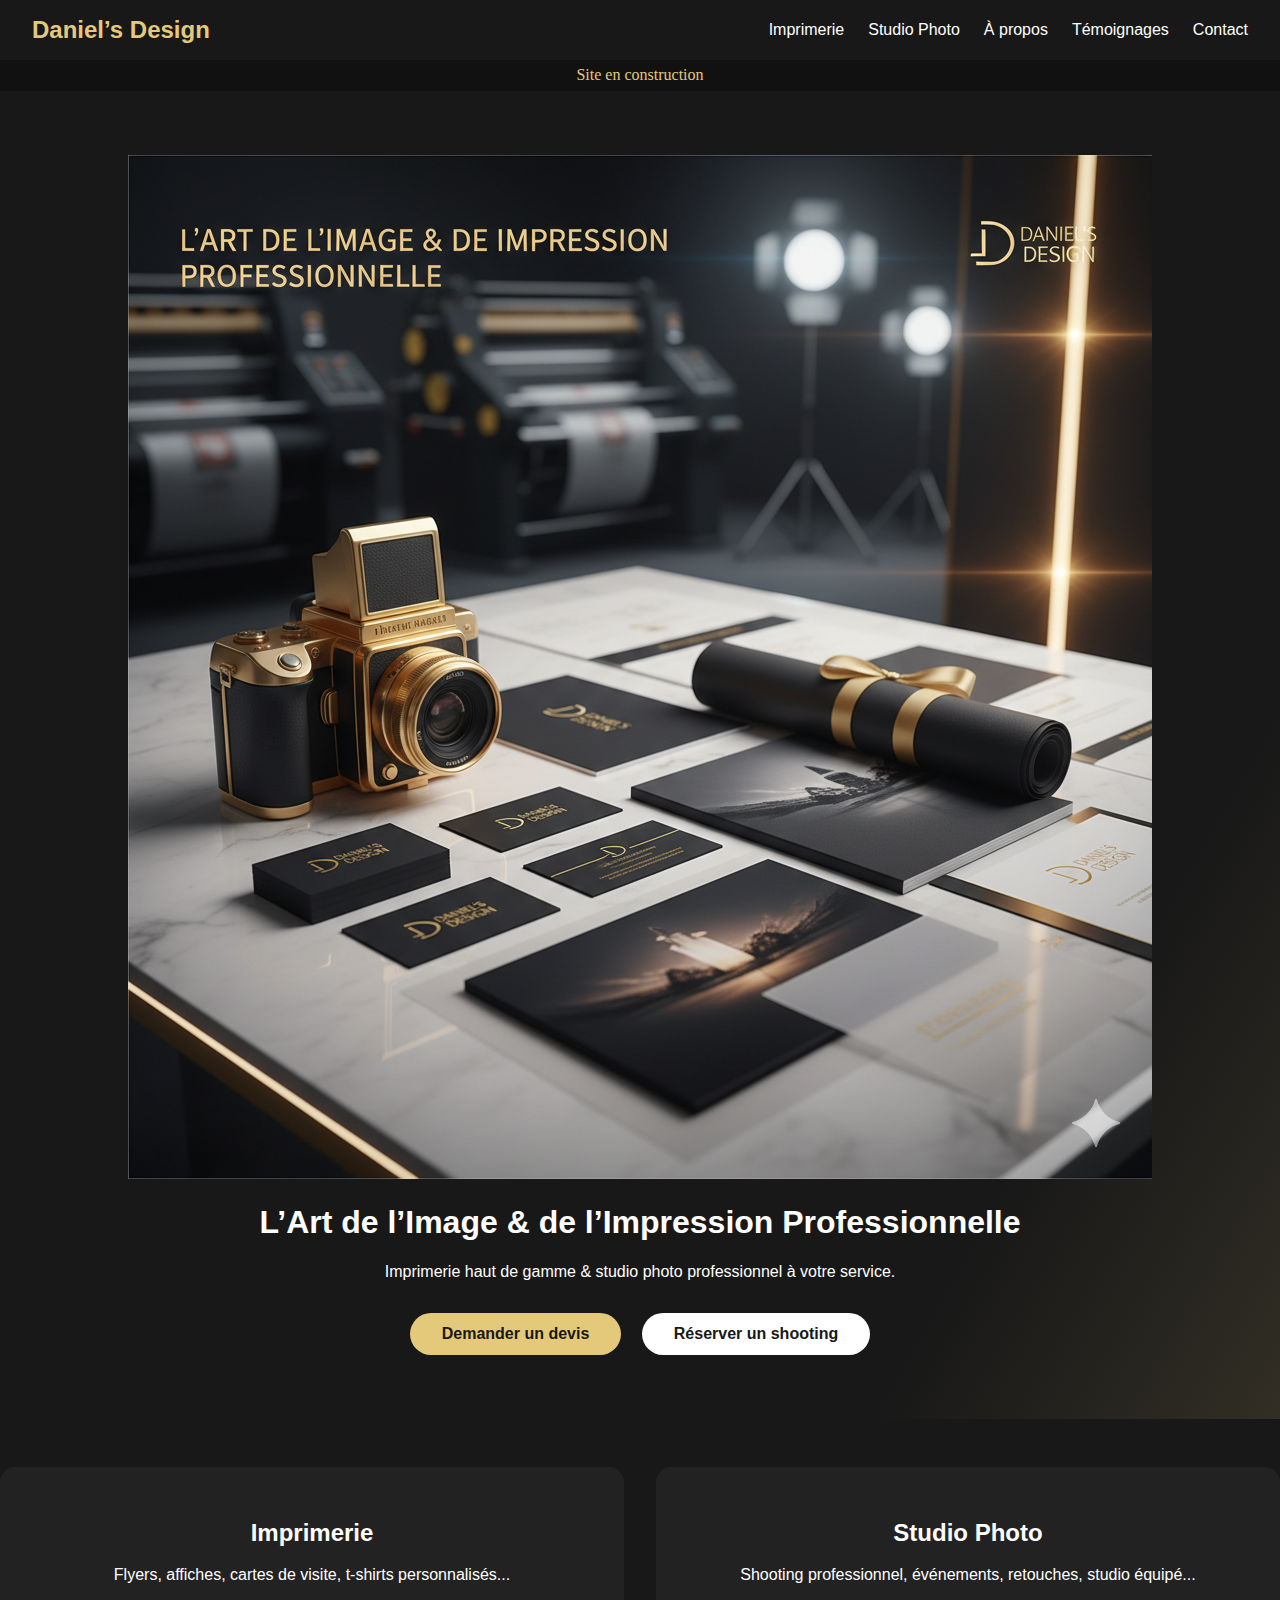
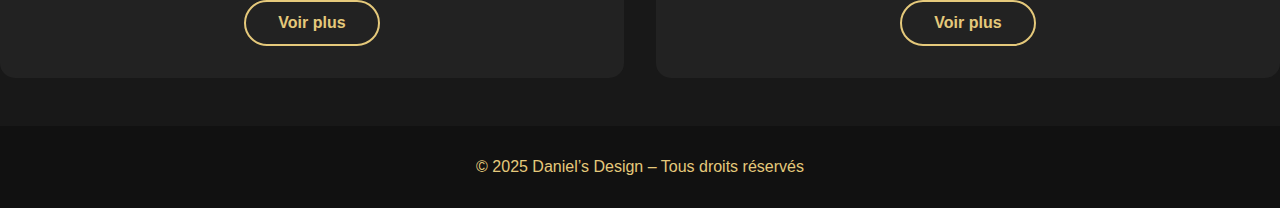
<file: index.html>
<!DOCTYPE html>
<html lang="fr">
<head>
    <meta charset="UTF-8">
    <meta name="viewport" content="width=device-width, initial-scale=1.0">
    <title>Daniel’s Design - Accueil</title>
    <link rel="stylesheet" href="assets/css/style.css">
    <link rel="icon" href="assets/Image/lg copie.png">
    <style>
        /* Burger menu styles (inline for demo, mets dans ton CSS si tu préfères) */
        .burger {
            display: none;
            background: none;
            border: none;
            cursor: pointer;
            flex-direction: column;
            gap: 0.2rem;
            width: 2.3rem;
            height: 2.3rem;
            justify-content: center;
            align-items: center;
        }
        .burger span {
            background: #E5C97B;
            width: 2.3rem;
            height: 0.28rem;
            border-radius: 2px;
            display: block;
            transition: 0.3s;
        }
        @media (max-width: 700px) {
            nav ul {
                display: none;
                width: 100%;
                background: #181818;
                position: absolute;
                left: 0;
                top: 60px;
                flex-direction: column;
                box-shadow: 0 2px 10px #0005;
                z-index: 100;
                padding: 1rem 0;
            }
            nav ul.active {
                display: flex;
            }
            .burger {
                display: flex;
                margin-left: auto;
            }
            header nav {
                position: relative;
            }
        }
    </style>
</head>
<body>
    <header>
        <nav>
            <a href="index.html" class="logo">Daniel’s Design</a>
            <button class="burger" aria-label="Menu" aria-expanded="false" aria-controls="main-nav">
                <span></span>
                <span></span>
                <span></span>
            </button>
            <ul id="main-nav">
                <li><a href="imprimerie.html">Imprimerie</a></li>
                <li><a href="studio.html">Studio Photo</a></li>
                <li><a href="about.html">À propos</a></li>
                <li><a href="temoignages.html">Témoignages</a></li>
                <li><a href="contact.html">Contact</a></li>
            </ul>
        </nav>
    </header>
    <main>
        <div class="notification-bar" style="width:100%;text-align:center;background:#111;color:#E5C97B;padding:0.4rem 0;font-family: Georgia, 'Times New Roman', Times, serif;">
            Site en construction
        </div>
        <section class="hero">
            <img style="display:inline-block;max-width:100%;height:auto;" src="assets/Image/image1.png" alt="Bannière Daniel’s Design">
            <h1>L’Art de l’Image & de l’Impression Professionnelle</h1>
            <p>Imprimerie haut de gamme & studio photo professionnel à votre service.</p>
            <div class="cta-buttons">
                <a href="imprimerie.html" class="btn gold">Demander un devis</a>
                <a href="studio.html" class="btn white">Réserver un shooting</a>
            </div>
        </section>
        <section class="services-preview">
            <div>
                <h2>Imprimerie</h2>
                <p>Flyers, affiches, cartes de visite, t-shirts personnalisés...</p>
                <a href="imprimerie.html" class="btn outline">Voir plus</a>
            </div>
            <div>
                <h2>Studio Photo</h2>
                <p>Shooting professionnel, événements, retouches, studio équipé...</p>
                <a href="studio.html" class="btn outline">Voir plus</a>
            </div>
        </section>
    </main>
    <footer>
        <p>&copy; 2025 Daniel’s Design – Tous droits réservés</p>
    </footer>
    <!-- Burger menu script -->
    <script>
        const burger = document.querySelector('.burger');
        const navUl = document.getElementById('main-nav');
        burger.addEventListener('click', () => {
            navUl.classList.toggle('active');
            burger.setAttribute('aria-expanded', navUl.classList.contains('active'));
        });
    </script>
</body>
</html>
</file>
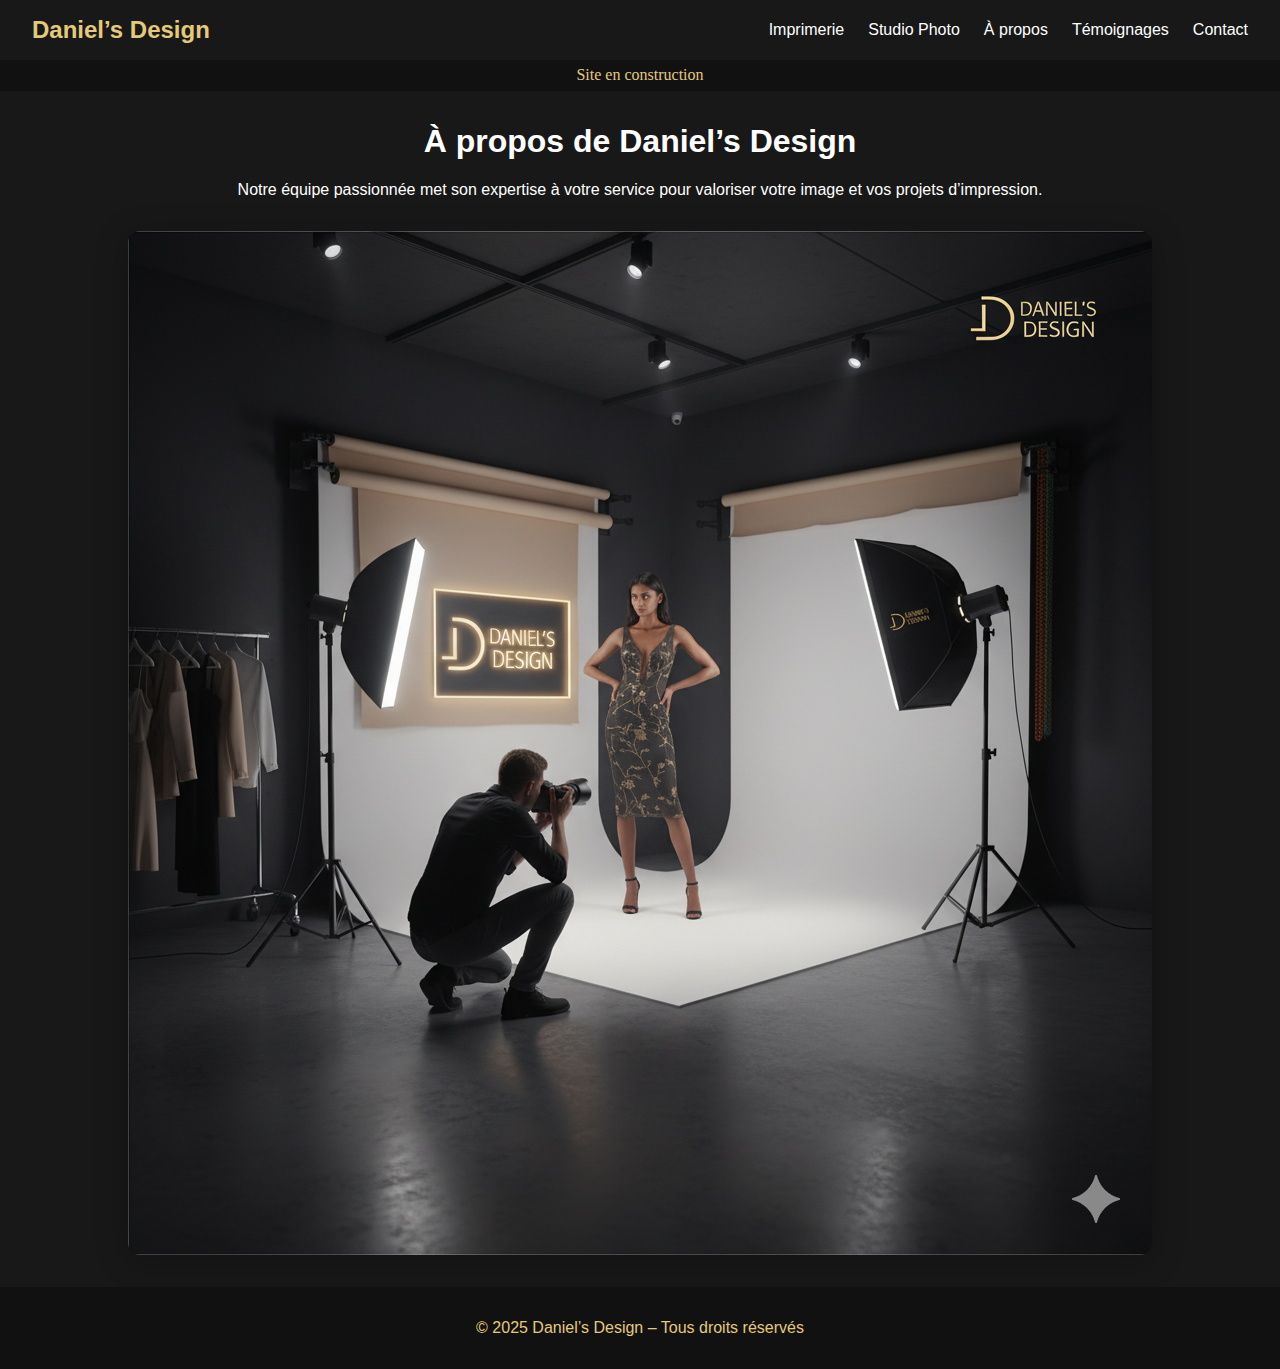
<file: about.html>
<!DOCTYPE html>
<html lang="fr">
<head>
    <meta charset="UTF-8">
    <meta name="viewport" content="width=device-width, initial-scale=1.0">
    <title>À propos | Daniel’s Design</title>
    <link rel="stylesheet" href="assets/css/style.css">
    <style>
        /* Burger menu styles */
        .burger {
            display: none;
            background: none;
            border: none;
            cursor: pointer;
            flex-direction: column;
            gap: 0.2rem;
            width: 2.3rem;
            height: 2.3rem;
            justify-content: center;
            align-items: center;
        }
        .burger span {
            background: #E5C97B;
            width: 2.3rem;
            height: 0.28rem;
            border-radius: 2px;
            display: block;
            transition: 0.3s;
        }
        @media (max-width: 700px) {
            nav ul {
                display: none;
                width: 100%;
                background: #181818;
                position: absolute;
                left: 0;
                top: 60px;
                flex-direction: column;
                box-shadow: 0 2px 10px #0005;
                z-index: 100;
                padding: 1rem 0;
            }
            nav ul.active {
                display: flex;
            }
            .burger {
                display: flex;
                margin-left: auto;
            }
            header nav {
                position: relative;
            }
            main {
                text-align: center;
            }
            main img {
                margin: 0 auto;
            }
        }
        main img {
            display: block;
            max-width: 96vw;
            height: auto;
            margin: 2rem auto 0 auto;
            border-radius: 12px;
            box-shadow: 0 6px 32px #0004;
        }
    </style>
</head>
<body>
  <header>
        <nav>
            <a href="index.html" class="logo">Daniel’s Design</a>
            <button class="burger" aria-label="Menu" aria-expanded="false" aria-controls="main-nav">
                <span></span>
                <span></span>
                <span></span>
            </button>
            <ul id="main-nav">
                <li><a href="imprimerie.html">Imprimerie</a></li>
                <li><a href="studio.html">Studio Photo</a></li>
                <li><a href="about.html">À propos</a></li>
                <li><a href="temoignages.html">Témoignages</a></li>
                <li><a href="contact.html">Contact</a></li>
            </ul>
        </nav>
    </header>
    <main>
        <div class="notification-bar" style="width:100%;text-align:center;background:#111;color:#E5C97B;padding:0.4rem 0;font-family: Georgia, 'Times New Roman', Times, serif;">
            Site en construction
        </div>

        <h1 style="text-align:center;margin-top:2rem;">À propos de Daniel’s Design</h1>
        <p style="text-align:center;padding:0 1rem;">
            Notre équipe passionnée met son expertise à votre service pour valoriser votre image et vos projets d’impression.
        </p>
        <img src="assets/Image/image2.png" alt="Photo du studio Daniel’s Design">
    </main>
   <footer>
        <p>&copy; 2025 Daniel’s Design – Tous droits réservés</p>
    </footer>
    <!-- Burger menu script -->
    <script>
        const burger = document.querySelector('.burger');
        const navUl = document.getElementById('main-nav');
        burger.addEventListener('click', () => {
            navUl.classList.toggle('active');
            burger.setAttribute('aria-expanded', navUl.classList.contains('active'));
        });
    </script>
</body>
</html>
</file>
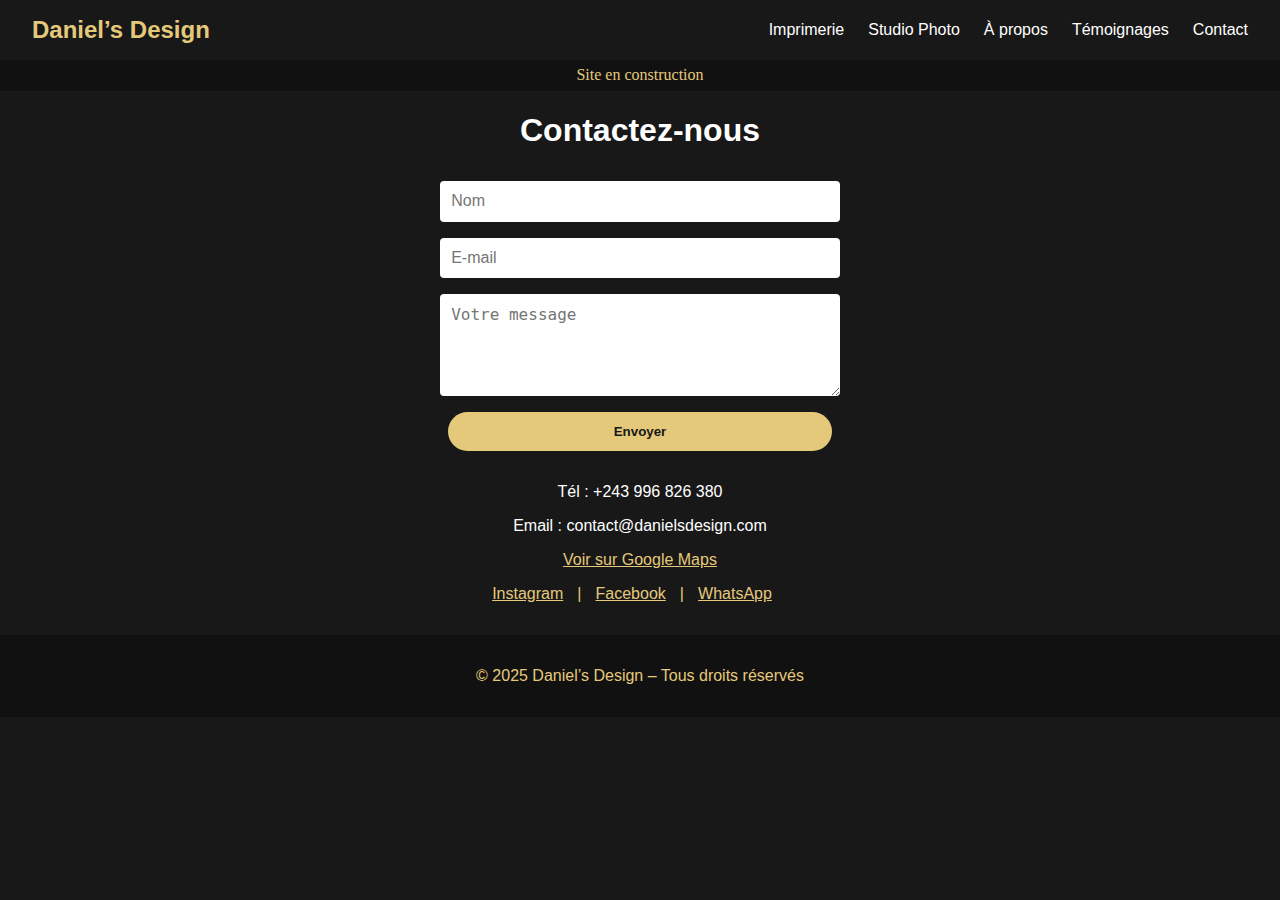
<file: contact.html>
<!DOCTYPE html>
<html lang="fr">
<head>
    <meta charset="UTF-8">
    <meta name="viewport" content="width=device-width, initial-scale=1.0">
    <title>Contact | Daniel’s Design</title>
    <link rel="stylesheet" href="assets/css/style.css">
    <style>
        /* Burger menu styles */
        .burger {
            display: none;
            background: none;
            border: none;
            cursor: pointer;
            flex-direction: column;
            gap: 0.2rem;
            width: 2.3rem;
            height: 2.3rem;
            justify-content: center;
            align-items: center;
        }
        .burger span {
            background: #E5C97B;
            width: 2.3rem;
            height: 0.28rem;
            border-radius: 2px;
            display: block;
            transition: 0.3s;
        }
        @media (max-width: 700px) {
            nav ul {
                display: none;
                width: 100%;
                background: #181818;
                position: absolute;
                left: 0;
                top: 60px;
                flex-direction: column;
                box-shadow: 0 2px 10px #0005;
                z-index: 100;
                padding: 1rem 0;
            }
            nav ul.active {
                display: flex;
            }
            .burger {
                display: flex;
                margin-left: auto;
            }
            header nav {
                position: relative;
            }
        }
    </style>
</head>
<body>
  <header>
        <nav>
            <a href="index.html" class="logo">Daniel’s Design</a>
            <button class="burger" aria-label="Menu" aria-expanded="false" aria-controls="main-nav">
                <span></span>
                <span></span>
                <span></span>
            </button>
            <ul id="main-nav">
                <li><a href="imprimerie.html">Imprimerie</a></li>
                <li><a href="studio.html">Studio Photo</a></li>
                <li><a href="about.html">À propos</a></li>
                <li><a href="temoignages.html">Témoignages</a></li>
                <li><a href="contact.html">Contact</a></li>
            </ul>
        </nav>
    </header>
    <main>
        <div class="notification-bar" style="width:100%;text-align:center;background:#111;color:#E5C97B;padding:0.4rem 0;font-family: Georgia, 'Times New Roman', Times, serif;">
            Site en construction
        </div>

        <h1 style="text-align: center;">Contactez-nous</h1>
        <form action="backend/contact.php" method="POST" class="form">
            <input type="text" name="nom" placeholder="Nom" required>
            <input type="email" name="email" placeholder="E-mail" required>
            <textarea name="message" placeholder="Votre message" required></textarea>
            <button type="submit" class="btn gold">Envoyer</button>
        </form>
        <div class="infos" style="text-align: center; margin-top:2rem;">
            <p>Tél : +243 996 826 380</p>
            <p>Email : contact@danielsdesign.com</p>
            <p>
                <a href="https://maps.google.com" target="_blank" style="color:#E5C97B;">Voir sur Google Maps</a>
            </p>
            <div class="socials" style="margin-top:1rem;">
                <a href="https://www.instagram.com/Daniel's design" target="_blank" aria-label="Instagram" style="margin-right:0.6rem;">Instagram</a> 
                <span style="color: #E5C97B;">|</span> 
                <a href="https://www.facebook.com/daniel's design" target="_blank aria-label="Facebook" style="margin:0 0.6rem;">Facebook</a>
                <span style="color: #E5C97B;">|</span> 
                <a href="https://wa.me/243996826380" target="_blank" aria-label="WhatsApp" style="margin-left:0.6rem;">WhatsApp</a>
            </div>
        </div>
    </main>
   <footer>
        <p>&copy; 2025 Daniel’s Design – Tous droits réservés</p>
    </footer>
    <!-- Burger menu script -->
    <script>
        const burger = document.querySelector('.burger');
        const navUl = document.getElementById('main-nav');
        burger.addEventListener('click', () => {
            navUl.classList.toggle('active');
            burger.setAttribute('aria-expanded', navUl.classList.contains('active'));
        });
    </script>
</body>
</html>
</file>
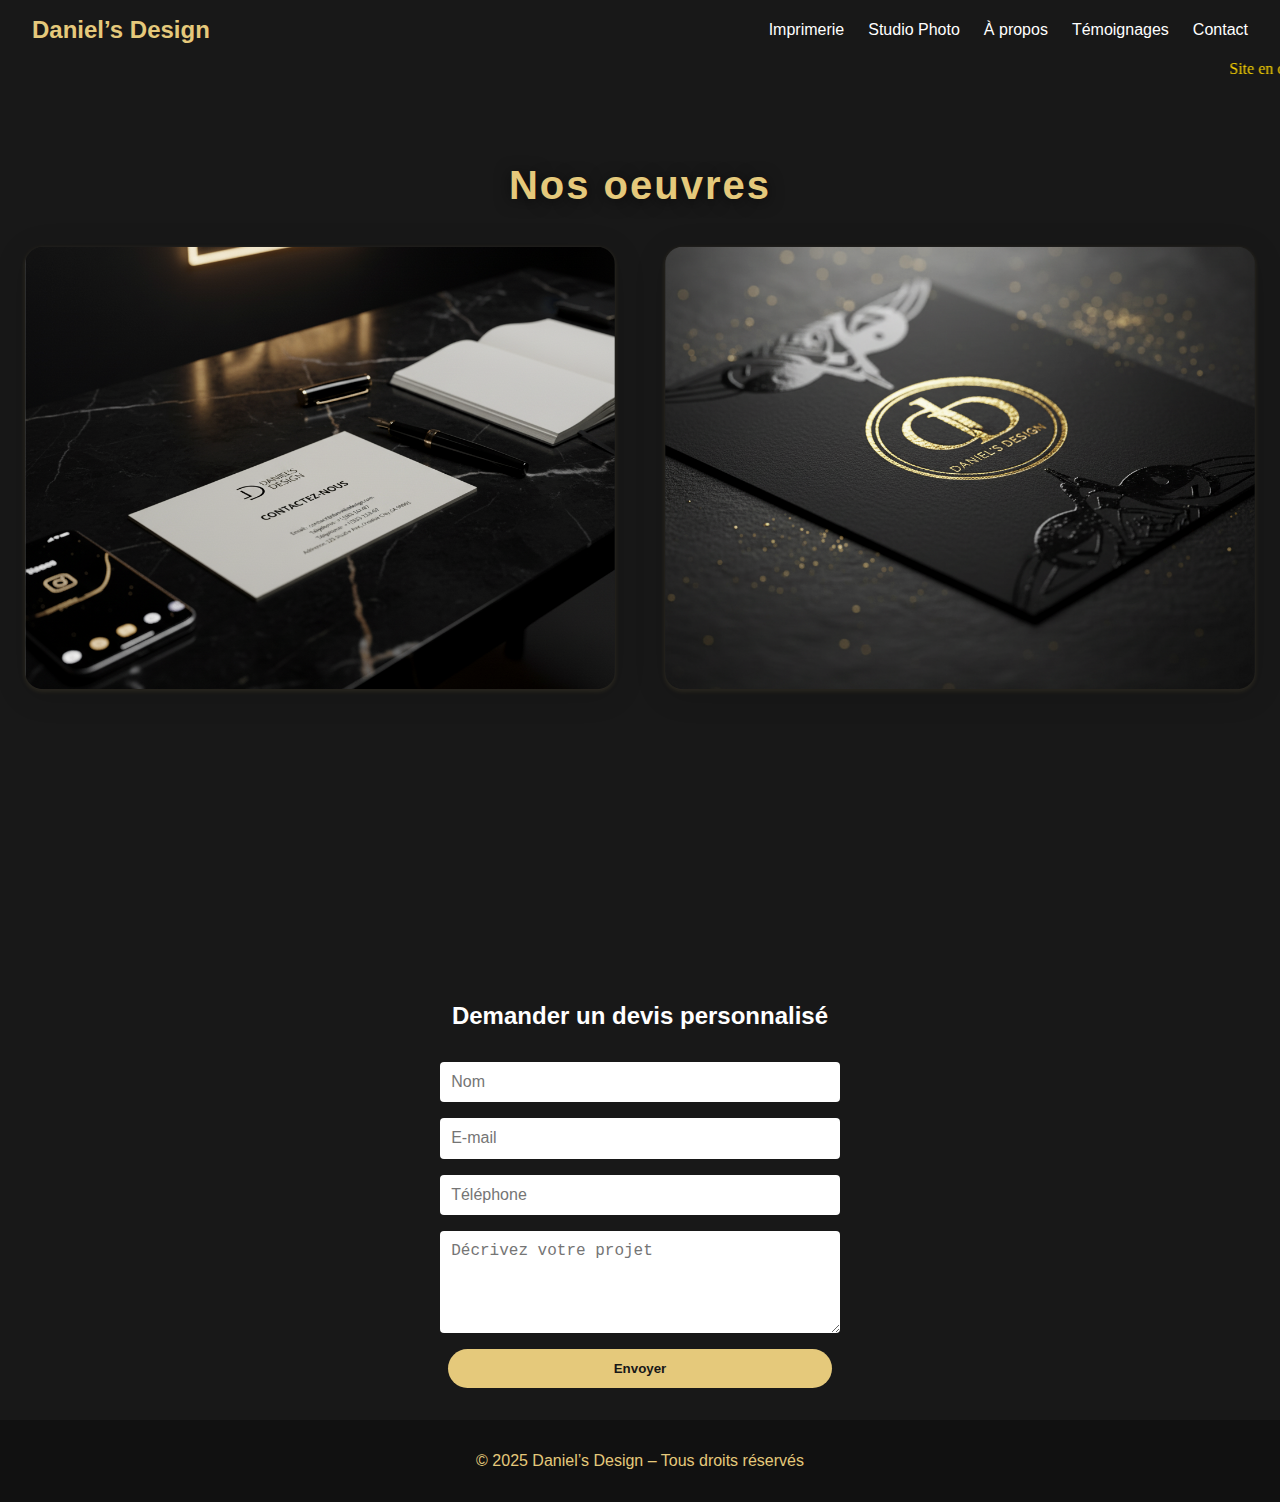
<file: imprimerie.html>
<!DOCTYPE html>
<html lang="fr">
<head>
    <meta charset="UTF-8">
    <title>Imprimerie | Daniel’s Design</title>
    <link rel="stylesheet" href="assets/css/style.css">
    <link rel="stylesheet" href="assets/css/galery.css">
</head>
<body>
    <header>
        <nav>
            <a href="index.html" class="logo">Daniel’s Design</a>
            <ul>
                <li><a href="imprimerie.html">Imprimerie</a></li>
                <li><a href="studio.html">Studio Photo</a></li>
                <li><a href="about.html">À propos</a></li>
                <li><a href="temoignages.html">Témoignages</a></li>
                <li><a href="contact.html">Contact</a></li>
            </ul>
        </nav>
    </header>
    <main>
      <marquee style="color: gold; font-family: Georgia, 'Times New Roman', Times, serif;" >Site en construction</marquee>

       <section class="gallery-container">
  <h2 class="gallery-title">Nos oeuvres</h2>
  <div class="gallery-grid">
    <div class="gallery-item">
      <img src="assets/Image/image4.png" class="gallery-img" alt="Shooting pro 1">
      <div class="gallery-caption">Portrait professionnel</div>
    </div>
    <div class="gallery-item">
      <img src="assets/Image/image5.png" class="gallery-img" alt="Shooting pro 2">
      <div class="gallery-caption">Image élégante</div>
    </div>
    <!-- Ajoute d'autres images -->
  </div>
</section>
</p><p></p><p>
        <h2 style="text-align:center;">Demander un devis personnalisé</h2>
        <form action="backend/devis.php" method="POST" class="form">
            <input type="text" name="nom" placeholder="Nom" required>
            <input type="email" name="email" placeholder="E-mail" required>
            <input type="text" name="telephone" placeholder="Téléphone">
            <textarea name="details" placeholder="Décrivez votre projet" required></textarea>
            <button type="submit" class="btn gold">Envoyer</button>
        </form>
    </main>
    <footer>
        <p>&copy; 2025 Daniel’s Design – Tous droits réservés</p>
    </footer>
</body>
</html>
</file>
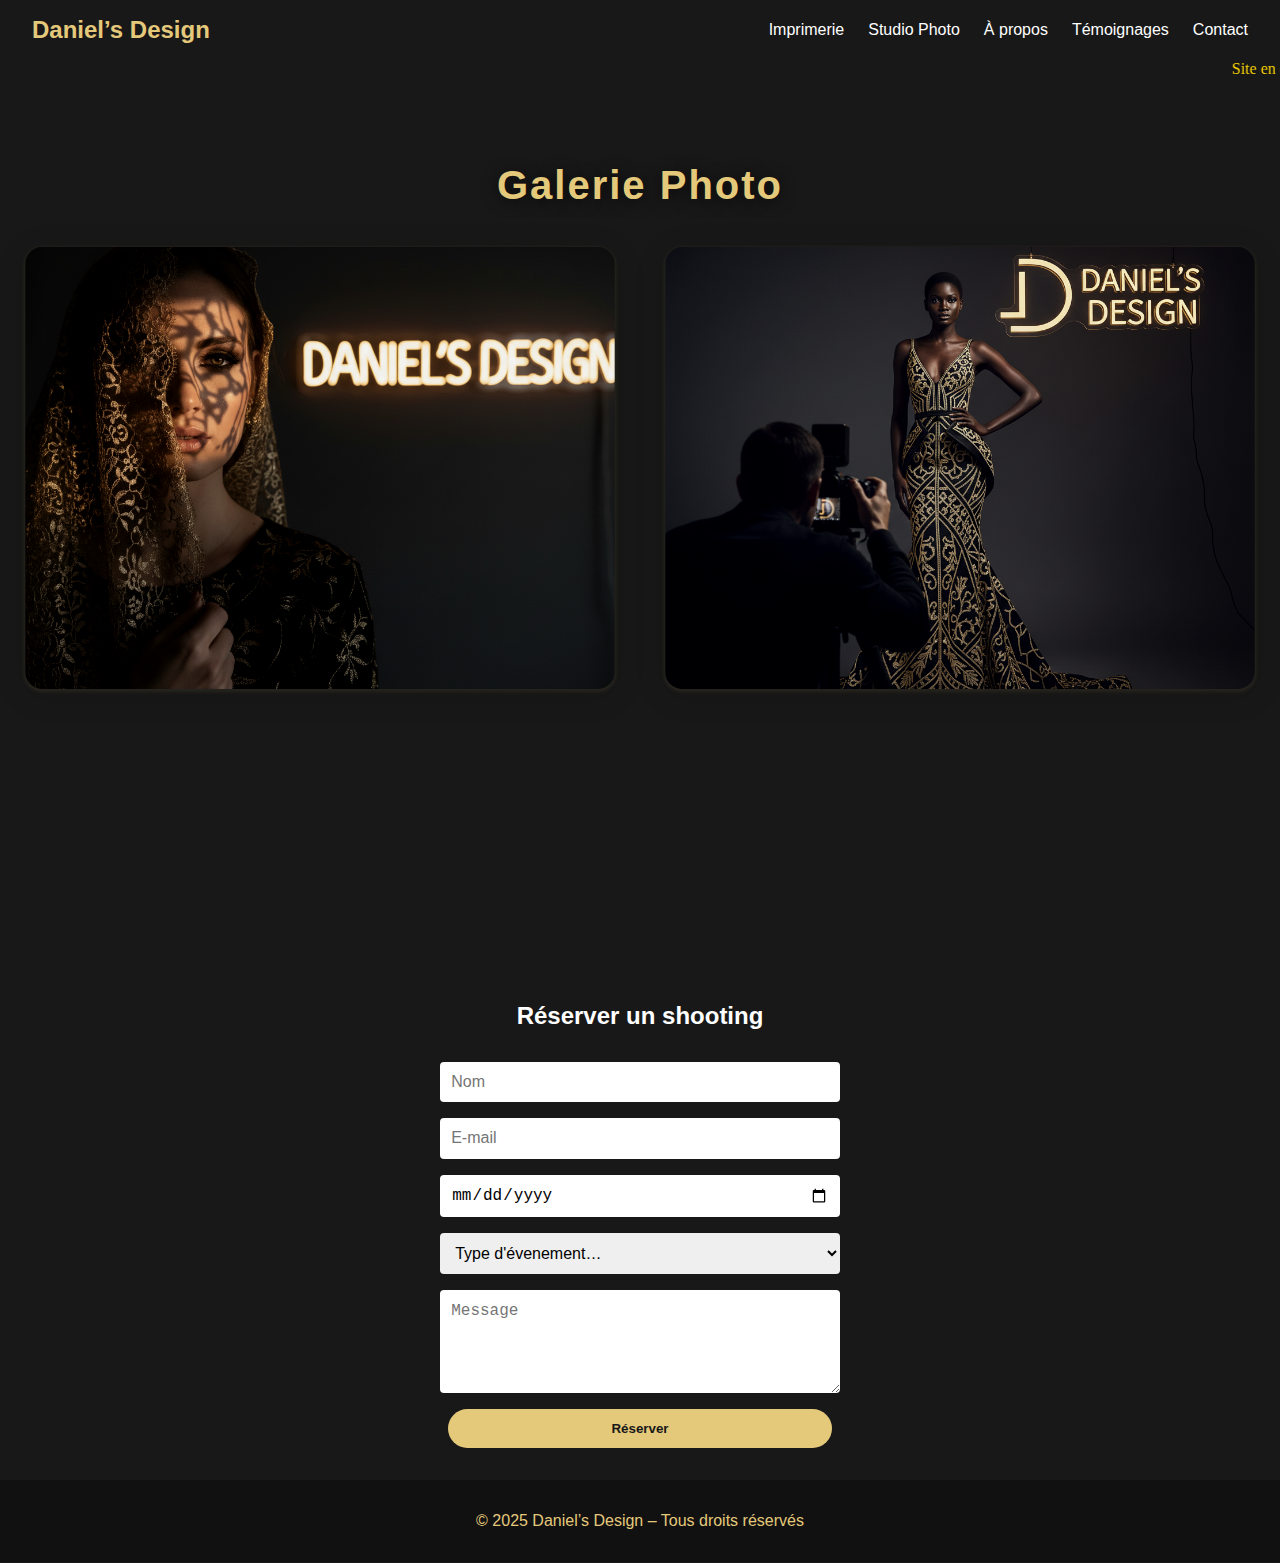
<file: studio.html>
<!DOCTYPE html>
<html lang="fr">
<head>
    <meta charset="UTF-8">
    <title>Studio Photo | Daniel’s Design</title>
    <link rel="stylesheet" href="assets/css/style.css">
    <link rel="stylesheet" href="assets/css/galery.css">
</head>
<body>
   <header>
        <nav>
            <a href="index.html" class="logo">Daniel’s Design</a>
            <ul>
                <li><a href="imprimerie.html">Imprimerie</a></li>
                <li><a href="studio.html">Studio Photo</a></li>
                <li><a href="about.html">À propos</a></li>
                <li><a href="temoignages.html">Témoignages</a></li>
                <li><a href="contact.html">Contact</a></li>
            </ul>
        </nav>
    </header>
    <main>
<marquee style="color: gold; font-family: Georgia, 'Times New Roman', Times, serif;" >Site en construction</marquee>

<section class="gallery-container">
  <h2 class="gallery-title">Galerie Photo</h2>
  <div class="gallery-grid">
    <div class="gallery-item">
      <img src="assets/Image/image7.png" class="gallery-img" alt="Shooting pro 1">
      <div class="gallery-caption">Portrait professionnel</div>
    </div>
    <div class="gallery-item">
      <img src="assets/Image/image11.png" class="gallery-img" alt="Shooting pro 2">
      <div class="gallery-caption">Image élégante</div>
    </div>
    <!-- Ajoute d'autres images -->
  </div>
</section>

        
        <h2 style="text-align: center;">Réserver un shooting</h2>
        <form action="backend/reservation.php" method="POST" class="form">
            <input type="text" name="nom" placeholder="Nom" required>
            <input type="email" name="email" placeholder="E-mail" required>
            <input type="date" name="date_shooting" placeholder="Date de la séance"required>
            <select name="type_shooting" required>
                <option value="">Type d'évenement…</option>
                <option value="portrait">Anniversaire</option>
                <option value="mariage">Mariage</option>
                <option value="mode">Mode</option>
                <option value="entreprise">Entreprise</option>
                <option value="mode">Publicité</option>
                <option value="mode">Deuil</option>
                <option value="mode">et autres</option>
            </select>
            <textarea name="message" placeholder="Message"></textarea>
            <button type="submit" class="btn gold">Réserver</button>
        </form>
    </main>
    <footer>
        <p>&copy; 2025 Daniel’s Design – Tous droits réservés</p>
    </footer>
</body>
</html>
</file>
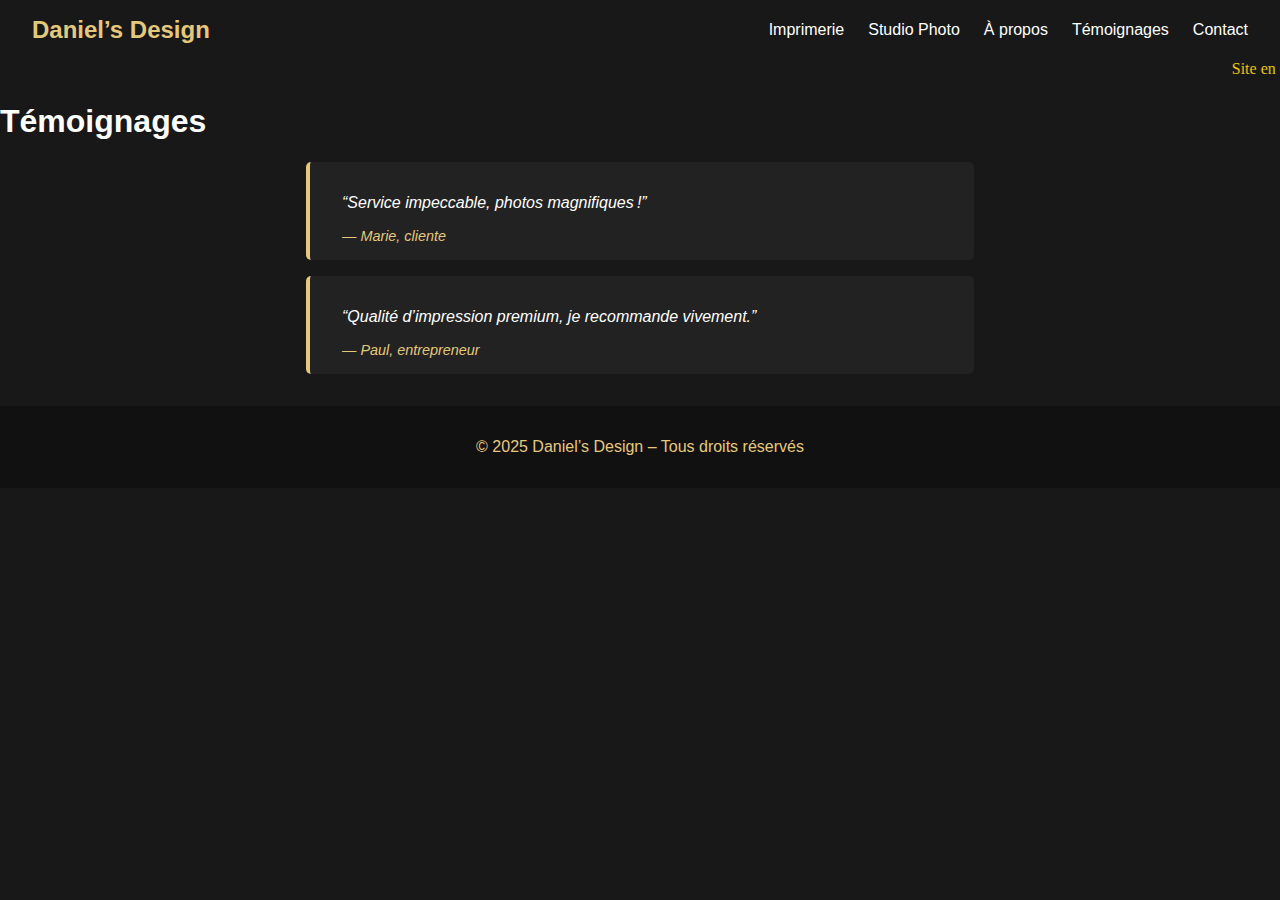
<file: temoignages.html>
<!DOCTYPE html>
<html lang="fr">
<head>
    <meta charset="UTF-8">
    <title>Témoignages | Daniel’s Design</title>
    <link rel="stylesheet" href="assets/css/style.css">
</head>
<body>
   <header>
        <nav>
            <a href="index.html" class="logo">Daniel’s Design</a>
            <ul>
                <li><a href="imprimerie.html">Imprimerie</a></li>
                <li><a href="studio.html">Studio Photo</a></li>
                <li><a href="about.html">À propos</a></li>
                <li><a href="temoignages.html">Témoignages</a></li>
                <li><a href="contact.html">Contact</a></li>
            </ul>
        </nav>
    </header>
    <main>
        <marquee style="color: gold; font-family: Georgia, 'Times New Roman', Times, serif;" >Site en construction</marquee>

        <h1>Témoignages</h1>
        <div class="testimonials">
            <blockquote>
                <p>“Service impeccable, photos magnifiques !”</p>
                <cite>— Marie, cliente</cite>
            </blockquote>
            <blockquote>
                <p>“Qualité d’impression premium, je recommande vivement.”</p>
                <cite>— Paul, entrepreneur</cite>
            </blockquote>
        </div>
    </main>
   <footer>
        <p>&copy; 2025 Daniel’s Design – Tous droits réservés</p>
    </footer>
</body>
</html>
</file>
<file: assets/css/style.css>
body {
    font-family: 'Montserrat', Arial, sans-serif;
    background: #181818;
    color: #fff;
    margin: 0;
    padding: 0;
}
header nav {
    background: #181818;
    display: flex;
    justify-content: space-between;
    align-items: center;
    padding: 1rem 2rem;
    flex-wrap: wrap;
}
.logo {
    color: #E5C97B;
    font-weight: bold;
    font-size: 1.5rem;
    text-decoration: none;
}
nav ul {
    list-style: none;
    display: flex;
    gap: 1.5rem;
    margin: 0;
    padding: 0;
}
nav a {
    color: #fff;
    text-decoration: none;
    font-weight: 500;
}
nav a:hover {
    color: #E5C97B;
}
.hero {
    text-align: center;
    padding: 4rem 1rem;
    background: linear-gradient(120deg, #181818 80%, #E5C97B20 100%);
}
.cta-buttons {
    margin-top: 2rem;
}
.btn {
    padding: 0.75rem 2rem;
    border-radius: 30px;
    text-decoration: none;
    font-weight: 600;
    margin: 0 0.5rem;
    display: inline-block;
    transition: background 0.2s, color 0.2s;
}
.btn.gold {
    background: #E5C97B;
    color: #181818;
    border: none;
}
.btn.white {
    background: #fff;
    color: #181818;
    border: none;
}
.btn.outline {
    border: 2px solid #E5C97B;
    color: #E5C97B;
    background: transparent;
}
.btn.gold:hover,
.btn.white:hover,
.btn.outline:hover {
    background: #fff;
    color: #181818;
}
section.services-preview {
    display: flex;
    justify-content: center;
    gap: 2rem;
    margin: 3rem 0;
    flex-wrap: wrap;
}
section.services-preview > div {
    background: #222;
    border-radius: 15px;
    padding: 2rem;
    flex: 1 1 250px;
    min-width: 220px;
    text-align: center;
}
.form {
    display: flex;
    flex-direction: column;
    gap: 1rem;
    max-width: 400px;
    margin: 2rem auto;
}
.form input, .form textarea, .form select {
    padding: 0.7rem;
    border-radius: 4px;
    border: none;
    font-size: 1rem;
}
.form textarea {
    min-height: 80px;
}
footer {
    background: #111;
    text-align: center;
    padding: 1rem;
    color: #E5C97B;
    margin-top: 2rem;
}
.testimonials blockquote {
    background: #222;
    border-left: 4px solid #E5C97B;
    margin: 1rem auto;
    padding: 1rem 2rem;
    font-style: italic;
    border-radius: 5px;
    max-width: 600px;
}
.testimonials cite {
    display: block;
    margin-top: 0.5rem;
    color: #E5C97B;
    font-size: 0.9rem;
}
.socials a {
    color: #E5C97B;
    margin-right: 1rem;
}
/* ----------- RESPONSIVE ----------- */

@media (max-width: 900px) {
    .hero {
        padding: 2.5rem 0.5rem;
    }
    section.services-preview {
        gap: 1rem;
    }
    section.services-preview > div {
        padding: 1.2rem;
        min-width: 160px;
    }
}

/* Navigation and layout for tablets, mobiles */
@media (max-width: 700px) {
    header nav {
        flex-direction: column;
        gap: 1rem;
        padding: 1rem 0.5rem;
        align-items: flex-start;
    }
    nav ul {
        flex-direction: column;
        gap: 0.7rem;
        width: 100%;
        align-items: flex-start;
    }
    .logo {
        font-size: 1.2rem;
    }
    .cta-buttons .btn {
        width: 100%;
        margin: 0.4rem 0 0 0;
    }
    section.services-preview {
        flex-direction: column;
        align-items: stretch;
        gap: 1.2rem;
        margin: 2rem 0;
    }
    section.services-preview > div {
        min-width: 0;
        width: 100%;
    }
    .form {
        padding: 0 0.5rem;
        width: 100%;
        max-width: 98vw;
    }
    .testimonials blockquote {
        padding: 1rem;
        font-size: 1rem;
        max-width: 95vw;
    }
}

/* Plus petit écran */
@media (max-width: 450px) {
    .hero {
        padding: 1.3rem 0.2rem;
    }
    header nav, nav ul {
        padding: 0.4rem;
        gap: 0.5rem;
    }
    section.services-preview > div {
        padding: 0.7rem;
        font-size: 0.95rem;
    }
    footer {
        font-size: 0.95rem;
        padding: 0.7rem 0.2rem;
    }
    .footer,
    .testimonials cite {
        font-size: 0.85rem;
    }
}
</file>
<file: assets/css/galery.css>
/* ------------------ Daniel's Design - Photo Gallery CSS ------------------ */
/* Palette: Noir #181818 | Or #E5C97B | Blanc #FFF | Fond doux #232323 */

.gallery-container {
    background: #181818;
    padding: 3rem 1rem;
    min-height: 100vh;
    box-sizing: border-box;
}

.gallery-title {
    color: #E5C97B;
    font-family: 'Montserrat', Arial, sans-serif;
    font-size: 2.5rem;
    text-align: center;
    margin-bottom: 2rem;
    letter-spacing: 2px;
    font-weight: 700;
    text-shadow: 0 2px 16px #000A;
}

.gallery-grid {
    display: grid;
    grid-template-columns: repeat(auto-fit, minmax(280px, 1fr));
    gap: 2rem;
    max-width: 1400px;
    margin: 0 auto;
}

.gallery-item {
    position: relative;
    overflow: hidden;
    border-radius: 18px;
    box-shadow: 0 6px 32px rgba(0,0,0,0.15), 0 1.5px 6px #E5C97B22;
    background: #232323;
    cursor: pointer;
    transform: scale(0.97);
    transition: box-shadow 0.35s cubic-bezier(.42,.7,.09,1.17), transform 0.25s cubic-bezier(.42,.7,.09,1.17);
    animation: fadeInUp 1s cubic-bezier(.42,.7,.09,1.17);
}

.gallery-item:hover {
    box-shadow: 0 12px 48px 0 #E5C97B66, 0 2px 12px #000A;
    transform: scale(1.03) rotate(-1.5deg);
    z-index: 3;
}

.gallery-img {
    width: 100%;
    display: block;
    aspect-ratio: 4/3;
    object-fit: cover;
    border-radius: 14px;
    transition: filter 0.35s, transform 0.35s;
    filter: brightness(0.95) grayscale(18%) contrast(1.08);
}

.gallery-item:hover .gallery-img {
    filter: brightness(1.1) grayscale(0%) contrast(1.2);
    transform: scale(1.08) rotate(1.5deg);
}

.gallery-caption {
    position: absolute;
    left: 0; right: 0; bottom: -50%;
    padding: 1.2rem;
    background: linear-gradient(0deg, #181818ee 90%, transparent 100%);
    color: #fff;
    font-family: 'Montserrat', Arial, sans-serif;
    font-size: 1.1rem;
    letter-spacing: 1.2px;
    opacity: 0;
    transition: bottom 0.35s cubic-bezier(.42,.7,.09,1.17), opacity 0.35s;
    text-align: left;
    border-radius: 0 0 14px 14px;
    pointer-events: none;
}

.gallery-item:hover .gallery-caption,
.gallery-item:focus .gallery-caption {
    bottom: 0;
    opacity: 1;
    pointer-events: auto;
}

@keyframes fadeInUp {
    0% {
        opacity: 0;
        transform: translateY(50px) scale(0.92);
    }
    80% {
        opacity: 0.7;
        transform: translateY(-5px) scale(1.03);
    }
    100% {
        opacity: 1;
        transform: translateY(0) scale(0.97);
    }
}

/* ----------- RESPONSIVE ----------- */
/* Tablettes */
@media (max-width: 1050px) {
    .gallery-container { padding: 2rem 0.5rem; }
    .gallery-title { font-size: 2rem; margin-bottom: 1.4rem;}
    .gallery-grid { gap: 1.1rem; }
    .gallery-caption { font-size: 1rem; padding: 0.8rem; }
}
/* Téléphone moyen */
@media (max-width: 700px) {
    .gallery-container { padding: 1.2rem 0.3rem; }
    .gallery-title { font-size: 1.5rem; }
    .gallery-grid { gap: 0.8rem; }
    .gallery-item { border-radius: 12px;}
    .gallery-img { border-radius: 8px; }
    .gallery-caption {border-radius: 0 0 8px 8px;}
}

/* Grille en 1 colonne sur mobile */
@media (max-width: 600px) {
    .gallery-grid { grid-template-columns: 1fr; }
}

/* Petits mobiles */
@media (max-width: 400px) {
    .gallery-title { font-size: 1.11rem; }
    .gallery-caption { font-size: 0.85rem; padding: 0.5rem;}
    .gallery-grid { gap: 0.55rem; }
    .gallery-modal-img { max-width: 99vw; }
}

/* ----------- Optional: Lightbox modal preview ----------- */
.gallery-modal {
    display: none;
    position: fixed;
    inset: 0;
    background: rgba(24,24,24, 0.95);
    justify-content: center;
    align-items: center;
    z-index: 9999;
    animation: modalFadeIn 0.5s;
    padding: 0.5rem;
    box-sizing: border-box;
}
.gallery-modal.active { display: flex; }
.gallery-modal-img {
    max-width: 96vw;
    max-height: 85vh;
    border-radius: 20px;
    box-shadow: 0 8px 48px #E5C97B66;
    background: #232323;
    animation: zoomIn 0.5s;
    object-fit: contain;
}
.gallery-modal-close {
    position: absolute;
    top: 1.2rem;
    right: 1.2rem;
    font-size: 2.2rem;
    color: #E5C97B;
    background: none;
    border: none;
    cursor: pointer;
    transition: color 0.22s;
    z-index: 10001;
    padding: 0.4rem 0.5rem;
}
.gallery-modal-close:hover { color: #fff; }

@keyframes modalFadeIn {
    from { opacity: 0; }
    to { opacity: 1; }
}
@keyframes zoomIn {
    from { transform: scale(0.8); opacity: 0; }
    to { transform: scale(1); opacity: 1; }
}
</file>
